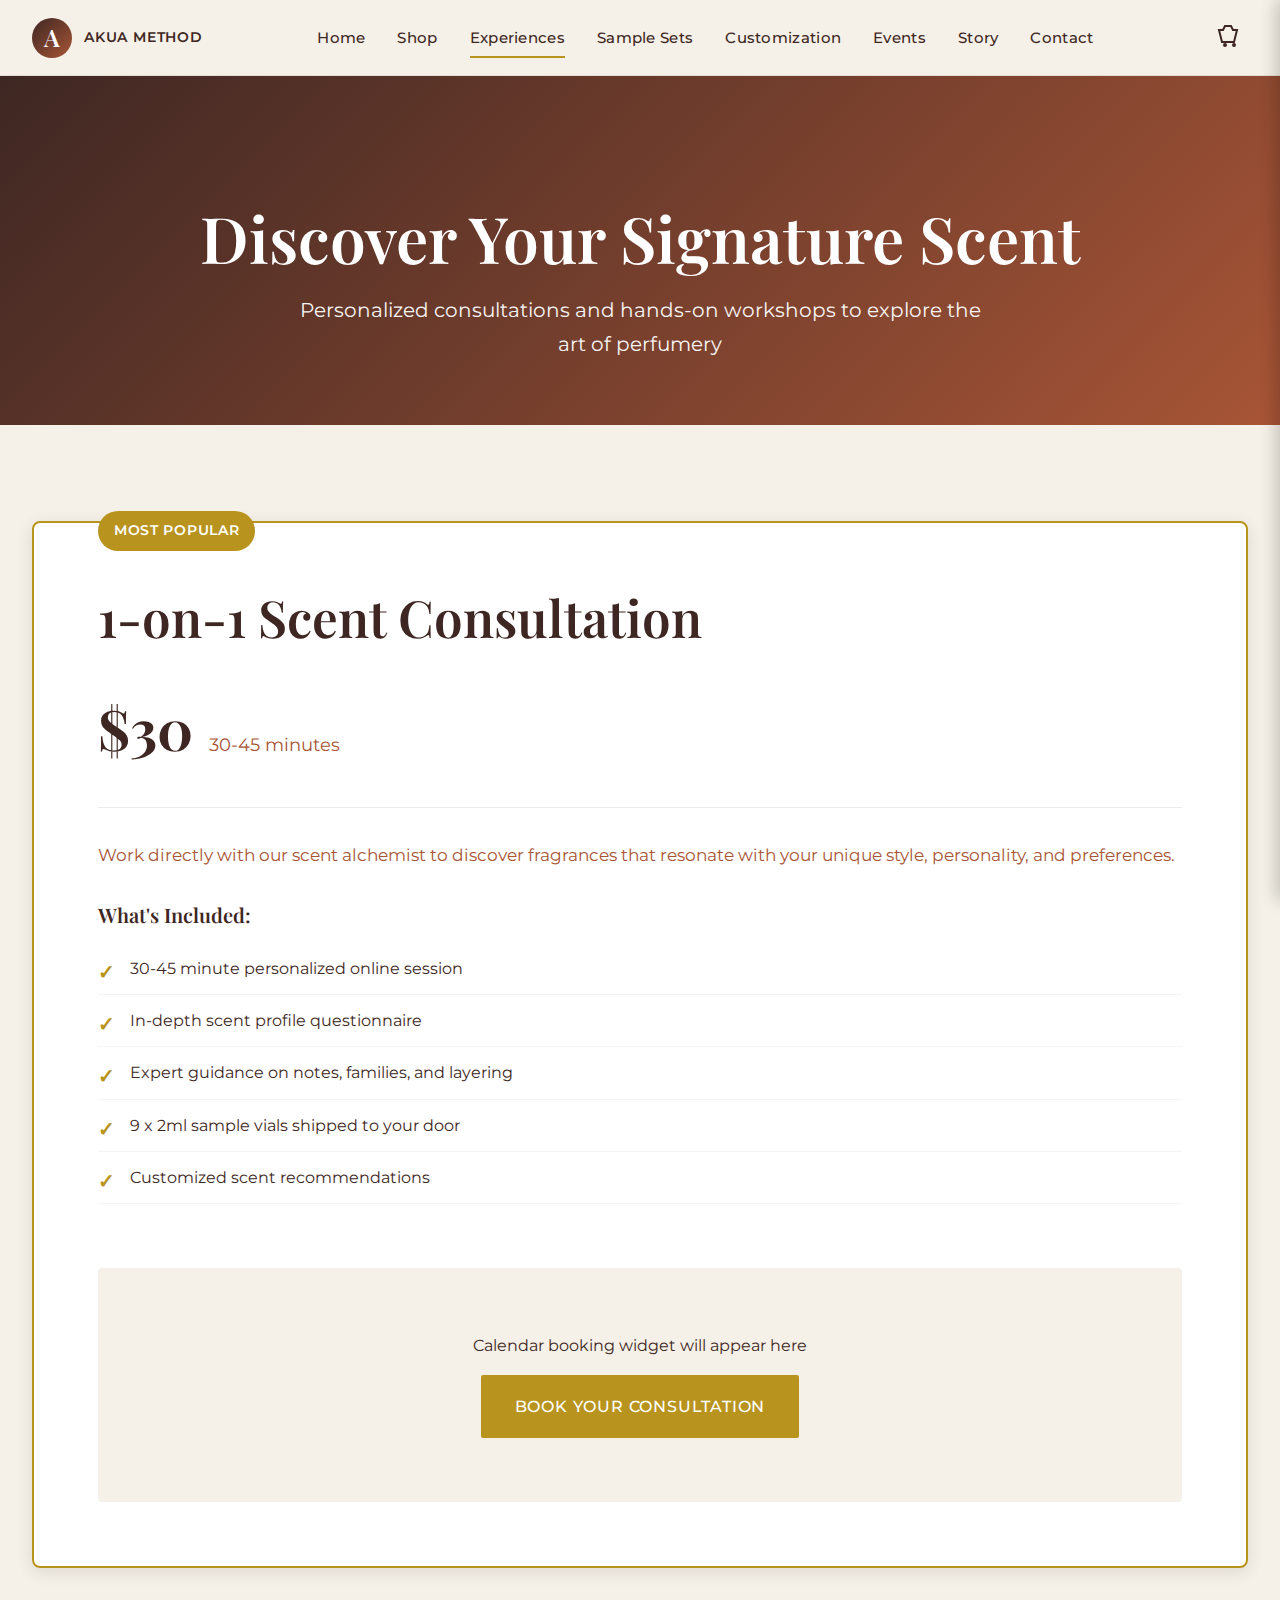
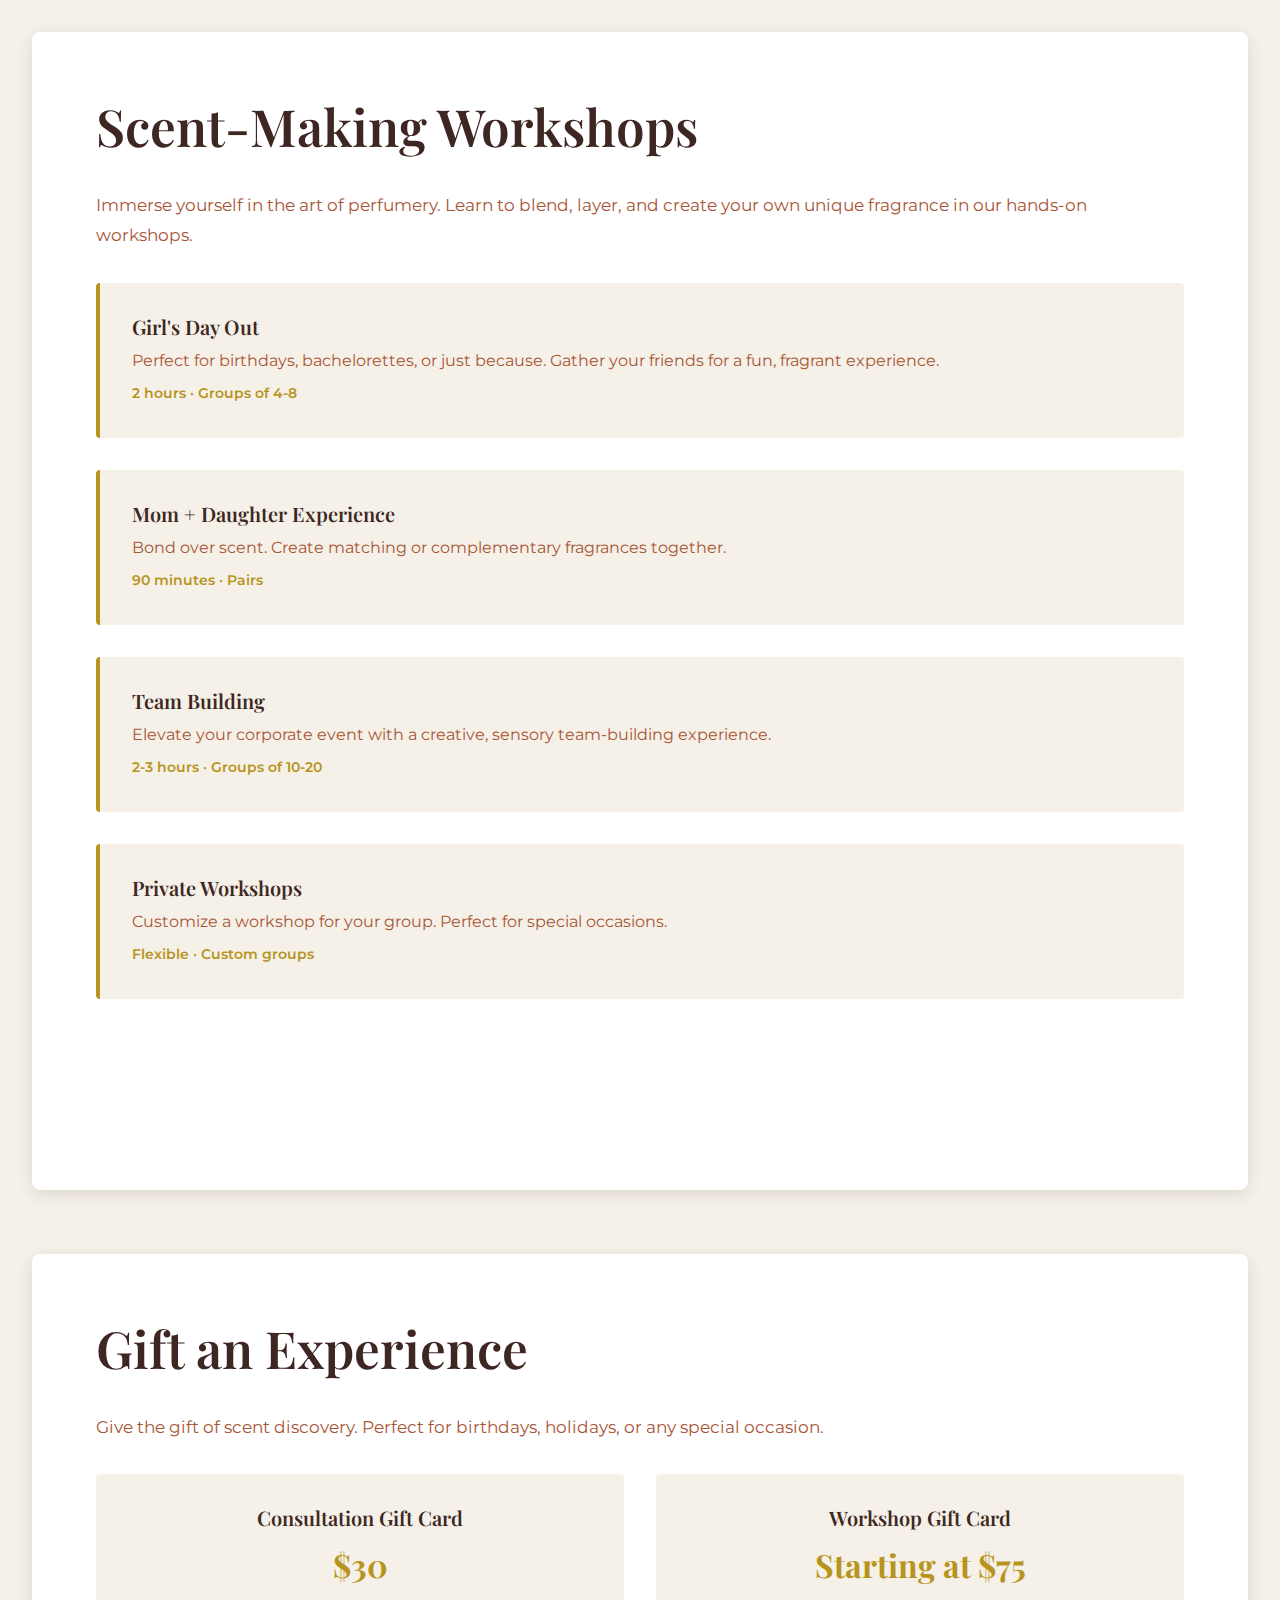
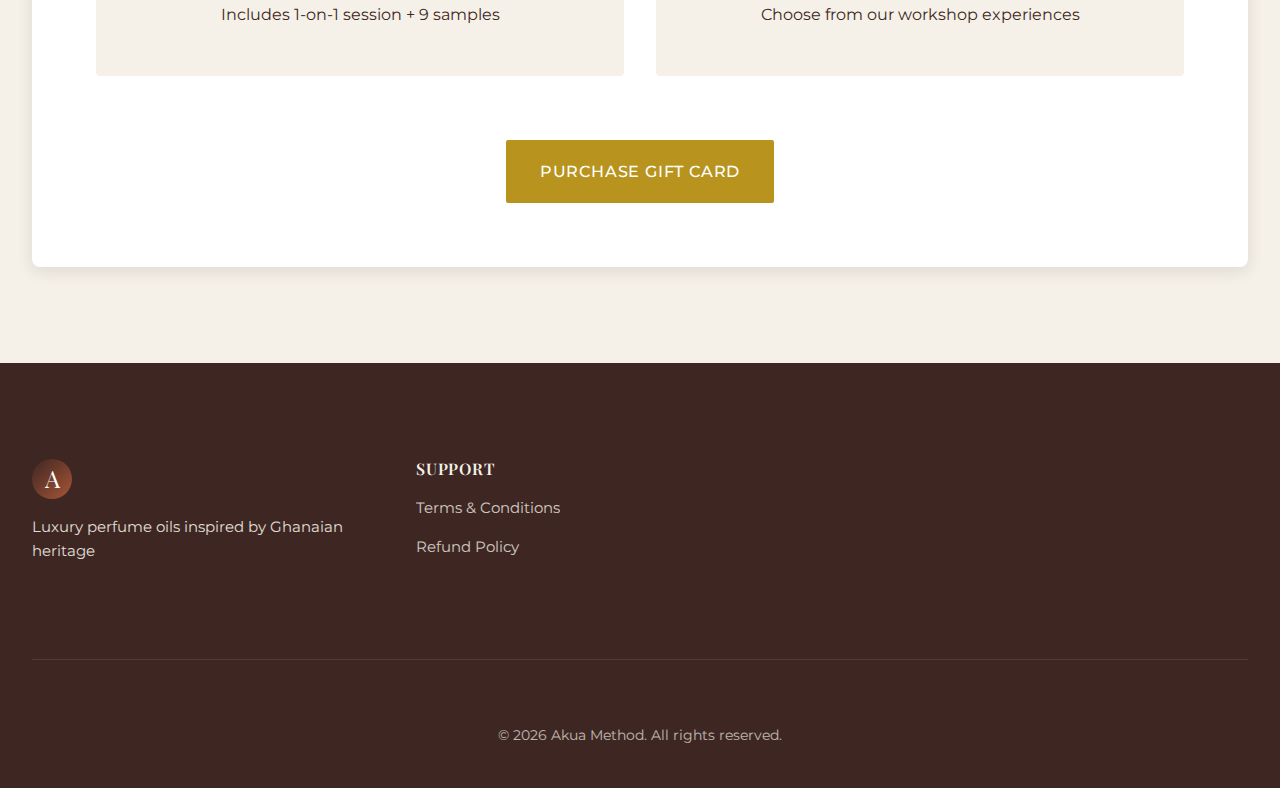
<file: experiences.html>
<!DOCTYPE html>
<html lang="en">
<head>
    <meta charset="UTF-8">
    <meta name="viewport" content="width=device-width, initial-scale=1.0">
    <title>Scent Experiences & Consultations | Akua Method</title>
    <meta name="description" content="Book a personalized scent consultation or join our scent-making workshops. Discover your signature fragrance.">
    
    <link rel="preconnect" href="https://fonts.googleapis.com">
    <link rel="preconnect" href="https://fonts.gstatic.com" crossorigin>
    <link href="https://fonts.googleapis.com/css2?family=Playfair+Display:wght@400;500;600;700&family=Montserrat:wght@300;400;500;600&display=swap" rel="stylesheet">
    
    <link rel="stylesheet" href="css/main.css">
    <link rel="stylesheet" href="css/experiences.css">
</head>
<body>
    <nav class="nav" id="main-nav">
        <div class="nav-container">
            <a href="index.html" class="nav-logo">
                <span class="logo-mark">A</span>
                <span class="logo-text">AKUA METHOD</span>
            </a>
            <button class="nav-toggle" id="nav-toggle" aria-label="Toggle navigation menu">
                <span></span><span></span><span></span>
            </button>
            <div class="nav-menu" id="nav-menu">
                <a href="index.html" class="nav-link">Home</a>
                <a href="shop.html" class="nav-link">Shop</a>
                <a href="experiences.html" class="nav-link active">Experiences</a>
                <a href="sample-sets.html" class="nav-link">Sample Sets</a>
                <a href="customization.html" class="nav-link">Customization</a>
                <a href="events.html" class="nav-link">Events</a>
                <a href="story.html" class="nav-link">Story</a>
                <a href="contact.html" class="nav-link">Contact</a>
            </div>
            <button class="nav-cart" id="cart-button" aria-label="Shopping cart">
                <svg width="24" height="24" viewBox="0 0 24 24" fill="none" stroke="currentColor" stroke-width="2">
                    <path d="M9 2L7 6H3L6 18h12l3-12h-4l-2-4z"/><circle cx="9" cy="21" r="1"/><circle cx="18" cy="21" r="1"/>
                </svg>
                <span class="cart-count" id="cart-count">0</span>
            </button>
        </div>
    </nav>

    <section class="exp-hero">
        <div class="container">
            <h1>Discover Your Signature Scent</h1>
            <p>Personalized consultations and hands-on workshops to explore the art of perfumery</p>
        </div>
    </section>

    <section class="exp-main">
        <div class="container">
            <div class="exp-grid">
                <!-- 1-on-1 Consultation -->
                <article class="exp-card featured">
                    <div class="exp-badge">Most Popular</div>
                    <h2>1-on-1 Scent Consultation</h2>
                    <div class="exp-price">
                        <span class="price-amount">$30</span>
                        <span class="price-duration">30-45 minutes</span>
                    </div>
                    <div class="exp-description">
                        <p>Work directly with our scent alchemist to discover fragrances that resonate with your unique style, personality, and preferences.</p>
                    </div>
                    <div class="exp-includes">
                        <h3>What's Included:</h3>
                        <ul>
                            <li>30-45 minute personalized online session</li>
                            <li>In-depth scent profile questionnaire</li>
                            <li>Expert guidance on notes, families, and layering</li>
                            <li>9 x 2ml sample vials shipped to your door</li>
                            <li>Customized scent recommendations</li>
                        </ul>
                    </div>
                    <div class="exp-booking">
                        <!-- Placeholder for Calendly embed -->
                        <div id="calendly-consultation" class="calendly-placeholder">
                            <p>Calendar booking widget will appear here</p>
                            <a href="https://calendly.com/akuamethod" target="_blank" class="btn btn-primary">Book Your Consultation</a>
                        </div>
                    </div>
                </article>

                <!-- Scent-Making Workshops -->
                <article class="exp-card" id="workshops">
                    <h2>Scent-Making Workshops</h2>
                    <div class="exp-description">
                        <p>Immerse yourself in the art of perfumery. Learn to blend, layer, and create your own unique fragrance in our hands-on workshops.</p>
                    </div>
                    <div class="workshop-types">
                        <div class="workshop-item">
                            <h3>Girl's Day Out</h3>
                            <p>Perfect for birthdays, bachelorettes, or just because. Gather your friends for a fun, fragrant experience.</p>
                            <span class="workshop-duration">2 hours · Groups of 4-8</span>
                        </div>
                        <div class="workshop-item">
                            <h3>Mom + Daughter Experience</h3>
                            <p>Bond over scent. Create matching or complementary fragrances together.</p>
                            <span class="workshop-duration">90 minutes · Pairs</span>
                        </div>
                        <div class="workshop-item">
                            <h3>Team Building</h3>
                            <p>Elevate your corporate event with a creative, sensory team-building experience.</p>
                            <span class="workshop-duration">2-3 hours · Groups of 10-20</span>
                        </div>
                        <div class="workshop-item">
                            <h3>Private Workshops</h3>
                            <p>Customize a workshop for your group. Perfect for special occasions.</p>
                            <span class="workshop-duration">Flexible · Custom groups</span>
                        </div>
                    </div>
                    <div class="exp-cta">
                        <a href="contact.html?subject=workshop" class="btn btn-secondary">Inquire About Workshops</a>
                    </div>
                </article>

                <!-- Gift an Experience -->
                <article class="exp-card">
                    <h2>Gift an Experience</h2>
                    <div class="exp-description">
                        <p>Give the gift of scent discovery. Perfect for birthdays, holidays, or any special occasion.</p>
                    </div>
                    <div class="gift-options">
                        <div class="gift-item">
                            <h3>Consultation Gift Card</h3>
                            <p class="gift-price">$30</p>
                            <p>Includes 1-on-1 session + 9 samples</p>
                        </div>
                        <div class="gift-item">
                            <h3>Workshop Gift Card</h3>
                            <p class="gift-price">Starting at $75</p>
                            <p>Choose from our workshop experiences</p>
                        </div>
                    </div>
                    <div class="exp-cta">
                        <a href="contact.html?subject=gift-card" class="btn btn-primary">Purchase Gift Card</a>
                    </div>
                </article>
            </div>
        </div>
    </section>

    <footer class="footer">
        <div class="container">
            <div class="footer-grid">
                <div class="footer-brand">
                    <a href="index.html" class="footer-logo">
                        <span class="logo-mark">A</span><span class="logo-text">AKUA METHOD</span>
                    </a>
                    <p class="footer-tagline">Luxury perfume oils inspired by Ghanaian heritage</p>
                </div>
                <div class="footer-links">
                    <h4 class="footer-heading">Support</h4>
                    <ul>
                        <li><a href="terms.html">Terms & Conditions</a></li>
                        <li><a href="refund-policy.html">Refund Policy</a></li>
                    </ul>
                </div>
            </div>
            <div class="footer-bottom">
                <p>&copy; 2026 Akua Method. All rights reserved.</p>
            </div>
        </div>
    </footer>

    <aside class="cart-sidebar" id="cart-sidebar" aria-hidden="true">
        <div class="cart-header">
            <h2>Your Cart</h2>
            <button class="cart-close" id="cart-close" aria-label="Close cart">
                <svg width="24" height="24" viewBox="0 0 24 24" fill="none" stroke="currentColor" stroke-width="2">
                    <path d="M18 6L6 18M6 6l12 12"/>
                </svg>
            </button>
        </div>
        <div class="cart-items" id="cart-items">
            <p class="cart-empty">Your cart is empty</p>
        </div>
        <div class="cart-footer">
            <div class="cart-total"><span>Subtotal:</span><span id="cart-total">$0.00</span></div>
            <p class="cart-note">Shipping & handling calculated at checkout</p>
            <a href="checkout.html" class="btn btn-primary btn-block">Proceed to Checkout</a>
        </div>
    </aside>

    <script src="js/main.js"></script>
</body>
</html>
</file>
<file: css/main.css>
/* ================================================
   AKUA METHOD - Main Stylesheet
   Luxury perfume oil brand with Ghanaian heritage
   ================================================ */

/* ===== CSS Variables ===== */
:root {
    /* Color Palette - Earthy luxury with gold accents */
    --color-primary: #3E2723;        /* Deep brown */
    --color-secondary: #A85536;       /* Terracotta (WCAG compliant) */
    --color-accent: #B8941E;          /* Gold (WCAG compliant) */
    --color-sage: #8B9D83;            /* Soft green */
    --color-cream: #F5F1E8;           /* Warm neutral */
    --color-white: #FFFFFF;
    --color-black: #1A1A1A;
    
    /* Typography */
    --font-display: 'Playfair Display', Georgia, serif;
    --font-body: 'Montserrat', -apple-system, BlinkMacSystemFont, sans-serif;
    
    /* Spacing */
    --spacing-xs: 0.5rem;
    --spacing-sm: 1rem;
    --spacing-md: 2rem;
    --spacing-lg: 4rem;
    --spacing-xl: 6rem;
    
    /* Transitions */
    --transition-fast: 200ms ease;
    --transition-base: 300ms ease;
    --transition-slow: 500ms ease;
    
    /* Shadows */
    --shadow-sm: 0 2px 8px rgba(62, 39, 35, 0.08);
    --shadow-md: 0 4px 16px rgba(62, 39, 35, 0.12);
    --shadow-lg: 0 8px 32px rgba(62, 39, 35, 0.16);
}

/* ===== Reset & Base ===== */
* {
    margin: 0;
    padding: 0;
    box-sizing: border-box;
}

html {
    scroll-behavior: smooth;
    font-size: 16px;
}

body {
    font-family: var(--font-body);
    font-weight: 400;
    line-height: 1.7;
    color: var(--color-primary);
    background-color: var(--color-cream);
    overflow-x: hidden;
}

img {
    max-width: 100%;
    height: auto;
    display: block;
}

a {
    color: inherit;
    text-decoration: none;
    transition: color var(--transition-base);
}

button {
    border: none;
    background: none;
    font-family: inherit;
    cursor: pointer;
}

/* ===== Typography ===== */
h1, h2, h3, h4, h5, h6 {
    font-family: var(--font-display);
    font-weight: 600;
    line-height: 1.2;
    margin-bottom: var(--spacing-sm);
}

h1 { font-size: clamp(2.5rem, 6vw, 5rem); }
h2 { font-size: clamp(2rem, 4vw, 3.5rem); }
h3 { font-size: clamp(1.5rem, 3vw, 2.25rem); }
h4 { font-size: 1.5rem; }
h5 { font-size: 1.25rem; }
h6 { font-size: 1.125rem; }

p {
    margin-bottom: var(--spacing-sm);
}

/* ===== Container ===== */
.container {
    max-width: 1280px;
    margin: 0 auto;
    padding: 0 var(--spacing-md);
}

/* ===== Navigation ===== */
.nav {
    position: fixed;
    top: 0;
    left: 0;
    right: 0;
    z-index: 1000;
    background: var(--color-cream);
    backdrop-filter: blur(10px);
    border-bottom: 1px solid rgba(62, 39, 35, 0.1);
    transition: transform var(--transition-base), box-shadow var(--transition-base);
}

.nav.scrolled {
    box-shadow: var(--shadow-md);
}

.nav.hidden {
    transform: translateY(-100%);
}

.nav-container {
    max-width: 1440px;
    margin: 0 auto;
    padding: var(--spacing-sm) var(--spacing-md);
    display: flex;
    align-items: center;
    justify-content: space-between;
    gap: var(--spacing-md);
}

.nav-logo {
    display: flex;
    align-items: center;
    gap: 0.75rem;
    font-weight: 600;
    letter-spacing: 0.05em;
    transition: opacity var(--transition-base);
}

.nav-logo:hover {
    opacity: 0.7;
}

.logo-mark {
    width: 40px;
    height: 40px;
    display: flex;
    align-items: center;
    justify-content: center;
    background: linear-gradient(135deg, var(--color-primary), var(--color-secondary));
    color: var(--color-white);
    font-family: var(--font-display);
    font-size: 1.5rem;
    border-radius: 50%;
}

.logo-text {
    font-size: 0.875rem;
    color: var(--color-primary);
}

.nav-toggle {
    display: none;
    flex-direction: column;
    gap: 5px;
    padding: 8px;
    z-index: 1001;
}

.nav-toggle span {
    width: 24px;
    height: 2px;
    background: var(--color-primary);
    transition: transform var(--transition-base), opacity var(--transition-base);
}

.nav-toggle.active span:nth-child(1) {
    transform: translateY(7px) rotate(45deg);
}

.nav-toggle.active span:nth-child(2) {
    opacity: 0;
}

.nav-toggle.active span:nth-child(3) {
    transform: translateY(-7px) rotate(-45deg);
}

.nav-menu {
    display: flex;
    align-items: center;
    gap: var(--spacing-md);
}

.nav-link {
    font-size: 0.9375rem;
    font-weight: 500;
    letter-spacing: 0.02em;
    position: relative;
    padding: 0.5rem 0;
}

.nav-link::after {
    content: '';
    position: absolute;
    bottom: 0;
    left: 0;
    width: 0;
    height: 2px;
    background: var(--color-accent);
    transition: width var(--transition-base);
}

.nav-link:hover::after,
.nav-link.active::after {
    width: 100%;
}

.nav-cart {
    position: relative;
    padding: 0.5rem;
    color: var(--color-primary);
    transition: color var(--transition-base);
}

.nav-cart:hover {
    color: var(--color-accent);
}

.cart-count {
    position: absolute;
    top: 0;
    right: 0;
    min-width: 20px;
    height: 20px;
    display: flex;
    align-items: center;
    justify-content: center;
    background: var(--color-accent);
    color: var(--color-white);
    font-size: 0.75rem;
    font-weight: 600;
    border-radius: 10px;
    padding: 0 6px;
}

/* Mobile Navigation */
@media (max-width: 768px) {
    .nav-toggle {
        display: flex;
    }
    
    .nav-menu {
        position: fixed;
        top: 0;
        right: -100%;
        width: 280px;
        height: 100vh;
        background: var(--color-cream);
        flex-direction: column;
        align-items: flex-start;
        padding: 6rem var(--spacing-md) var(--spacing-md);
        box-shadow: -4px 0 16px rgba(0, 0, 0, 0.1);
        transition: right var(--transition-base);
        overflow-y: auto;
    }
    
    .nav-menu.active {
        right: 0;
    }
    
    .nav-link {
        width: 100%;
        padding: var(--spacing-sm) 0;
        font-size: 1.125rem;
    }
}

/* ===== Hero Section ===== */
.hero {
    position: relative;
    min-height: 100vh;
    display: flex;
    align-items: center;
    justify-content: center;
    overflow: hidden;
}

.hero-bg {
    position: absolute;
    inset: 0;
    background: linear-gradient(135deg, var(--color-primary) 0%, var(--color-secondary) 100%);
}

.hero-bg::before {
    content: '';
    position: absolute;
    inset: 0;
    background-image: url('../assets/images/hero-bottle.jpg');
    background-size: cover;
    background-position: center;
    opacity: 0.3;
    animation: ken-burns 30s ease-in-out infinite alternate;
}

@keyframes ken-burns {
    0% { transform: scale(1) translateX(0); }
    100% { transform: scale(1.1) translateX(-5%); }
}

.hero-overlay {
    position: absolute;
    inset: 0;
    background: linear-gradient(
        to bottom,
        rgba(62, 39, 35, 0.3) 0%,
        rgba(62, 39, 35, 0.6) 100%
    );
}

.hero-content {
    position: relative;
    z-index: 10;
    text-align: center;
    max-width: 900px;
    padding: var(--spacing-lg) var(--spacing-md);
    color: var(--color-white);
}

.hero-pattern {
    position: absolute;
    top: -80px;
    left: 50%;
    transform: translateX(-50%);
    width: 120px;
    height: 120px;
    background-image: url('../assets/images/adinkra-pattern.svg');
    background-size: contain;
    background-repeat: no-repeat;
    opacity: 0.4;
    animation: float 6s ease-in-out infinite;
}

@keyframes float {
    0%, 100% { transform: translateX(-50%) translateY(0); }
    50% { transform: translateX(-50%) translateY(-10px); }
}

.hero-title {
    display: flex;
    flex-direction: column;
    gap: var(--spacing-sm);
    animation: fade-up 1s ease-out;
}

@keyframes fade-up {
    from {
        opacity: 0;
        transform: translateY(30px);
    }
    to {
        opacity: 1;
        transform: translateY(0);
    }
}

.hero-subtitle {
    font-size: clamp(1.25rem, 3vw, 1.75rem);
    font-weight: 400;
    letter-spacing: 0.15em;
    text-transform: uppercase;
    color: var(--color-accent);
    animation: fade-up 1s ease-out 0.2s both;
}

.hero-main {
    font-size: clamp(2.5rem, 6vw, 5rem);
    font-weight: 700;
    line-height: 1.1;
    animation: fade-up 1s ease-out 0.4s both;
}

.hero-description {
    font-size: clamp(1rem, 2vw, 1.25rem);
    line-height: 1.8;
    margin: var(--spacing-md) auto;
    max-width: 600px;
    opacity: 0.95;
    animation: fade-up 1s ease-out 0.6s both;
}

.hero-cta {
    display: flex;
    gap: var(--spacing-sm);
    justify-content: center;
    flex-wrap: wrap;
    margin-top: var(--spacing-lg);
    animation: fade-up 1s ease-out 0.8s both;
}

.hero-scroll {
    position: absolute;
    bottom: var(--spacing-md);
    left: 50%;
    transform: translateX(-50%);
    display: flex;
    flex-direction: column;
    align-items: center;
    gap: 0.5rem;
    color: var(--color-white);
    font-size: 0.875rem;
    letter-spacing: 0.1em;
    text-transform: uppercase;
    opacity: 0.7;
    animation: bounce 2s ease-in-out infinite;
}

@keyframes bounce {
    0%, 100% { transform: translateX(-50%) translateY(0); }
    50% { transform: translateX(-50%) translateY(-10px); }
}

/* ===== Buttons ===== */
.btn {
    display: inline-flex;
    align-items: center;
    justify-content: center;
    gap: 0.5rem;
    padding: 1rem 2rem;
    font-family: var(--font-body);
    font-size: 1rem;
    font-weight: 500;
    letter-spacing: 0.05em;
    text-transform: uppercase;
    border-radius: 2px;
    cursor: pointer;
    transition: all var(--transition-base);
    min-height: 44px;
}

.btn-primary {
    background: var(--color-accent);
    color: var(--color-white);
    border: 2px solid var(--color-accent);
}

.btn-primary:hover {
    background: transparent;
    color: var(--color-accent);
    transform: translateY(-2px);
    box-shadow: var(--shadow-md);
}

.btn-secondary {
    background: transparent;
    color: var(--color-white);
    border: 2px solid var(--color-white);
}

.btn-secondary:hover {
    background: var(--color-white);
    color: var(--color-primary);
    transform: translateY(-2px);
}

.btn-block {
    width: 100%;
}

/* ===== Sections ===== */
section {
    padding: var(--spacing-xl) 0;
}

.section-header {
    text-align: center;
    max-width: 800px;
    margin: 0 auto var(--spacing-lg);
}

.section-title {
    color: var(--color-primary);
    margin-bottom: var(--spacing-sm);
}

.section-subtitle {
    font-size: 1.125rem;
    color: var(--color-secondary);
    font-weight: 300;
}

/* ===== Collections Grid ===== */
.collections {
    background: var(--color-white);
}

.collections-grid {
    display: grid;
    grid-template-columns: repeat(auto-fit, minmax(320px, 1fr));
    gap: var(--spacing-md);
}

.collection-card {
    background: var(--color-cream);
    border-radius: 4px;
    overflow: hidden;
    transition: transform var(--transition-base), box-shadow var(--transition-base);
}

.collection-card:hover {
    transform: translateY(-8px);
    box-shadow: var(--shadow-lg);
}

.collection-image {
    position: relative;
    aspect-ratio: 4 / 3;
    overflow: hidden;
}

.collection-image img {
    width: 100%;
    height: 100%;
    object-fit: cover;
    transition: transform var(--transition-slow);
}

.collection-card:hover .collection-image img {
    transform: scale(1.05);
}

.collection-overlay {
    position: absolute;
    bottom: 0;
    right: 0;
    padding: var(--spacing-sm);
}

.collection-count {
    display: inline-block;
    padding: 0.5rem 1rem;
    background: rgba(184, 148, 30, 0.9);
    color: var(--color-white);
    font-size: 0.875rem;
    font-weight: 600;
    letter-spacing: 0.05em;
    border-radius: 2px;
}

.collection-content {
    padding: var(--spacing-md);
}

.collection-name {
    font-size: 1.75rem;
    color: var(--color-primary);
    margin-bottom: 0.5rem;
}

.collection-description {
    color: var(--color-secondary);
    margin-bottom: var(--spacing-sm);
    font-size: 0.9375rem;
}

.collection-link {
    display: inline-flex;
    align-items: center;
    gap: 0.5rem;
    color: var(--color-accent);
    font-weight: 500;
    font-size: 0.9375rem;
    letter-spacing: 0.05em;
    text-transform: uppercase;
    transition: gap var(--transition-base);
}

.collection-link:hover {
    gap: 0.75rem;
}

/* ===== Values Section ===== */
.values {
    background: linear-gradient(135deg, var(--color-primary) 0%, rgba(62, 39, 35, 0.95) 100%);
    color: var(--color-white);
}

.values-grid {
    display: grid;
    grid-template-columns: repeat(auto-fit, minmax(260px, 1fr));
    gap: var(--spacing-lg);
}

.value-item {
    text-align: center;
}

.value-icon {
    width: 80px;
    height: 80px;
    margin: 0 auto var(--spacing-sm);
    display: flex;
    align-items: center;
    justify-content: center;
    background: rgba(184, 148, 30, 0.2);
    border-radius: 50%;
    color: var(--color-accent);
    transition: transform var(--transition-base);
}

.value-item:hover .value-icon {
    transform: scale(1.1);
}

.value-title {
    font-size: 1.25rem;
    margin-bottom: var(--spacing-xs);
}

.value-description {
    font-size: 0.9375rem;
    line-height: 1.6;
    opacity: 0.9;
}

/* ===== Experiences Preview ===== */
.experiences-preview {
    background: var(--color-cream);
}

.experiences-split {
    display: grid;
    grid-template-columns: 1fr 1fr;
    gap: var(--spacing-lg);
    align-items: center;
}

.experiences-label {
    display: inline-block;
    padding: 0.5rem 1rem;
    background: var(--color-accent);
    color: var(--color-white);
    font-size: 0.875rem;
    font-weight: 600;
    letter-spacing: 0.1em;
    text-transform: uppercase;
    margin-bottom: var(--spacing-sm);
    border-radius: 2px;
}

.experiences-title {
    color: var(--color-primary);
    margin-bottom: var(--spacing-md);
}

.experiences-text {
    font-size: 1.0625rem;
    line-height: 1.8;
    color: var(--color-secondary);
    margin-bottom: var(--spacing-md);
}

.experiences-features {
    list-style: none;
    margin-bottom: var(--spacing-md);
}

.experiences-features li {
    padding: 0.75rem 0;
    border-bottom: 1px solid rgba(62, 39, 35, 0.1);
    display: flex;
    align-items: center;
    gap: 0.75rem;
}

.experiences-features li::before {
    content: '✓';
    color: var(--color-accent);
    font-weight: 700;
    font-size: 1.25rem;
}

.experiences-pricing {
    display: flex;
    align-items: baseline;
    gap: 0.75rem;
    margin-bottom: var(--spacing-md);
}

.experiences-price {
    font-family: var(--font-display);
    font-size: 3rem;
    font-weight: 700;
    color: var(--color-primary);
}

.experiences-duration {
    font-size: 1rem;
    color: var(--color-secondary);
}

.experiences-visual {
    border-radius: 4px;
    overflow: hidden;
    box-shadow: var(--shadow-lg);
}

.experiences-visual img {
    width: 100%;
    height: 100%;
    object-fit: cover;
}

@media (max-width: 968px) {
    .experiences-split {
        grid-template-columns: 1fr;
    }
}

/* ===== Social Grid ===== */
.social {
    background: var(--color-white);
    text-align: center;
}

.social-title {
    color: var(--color-primary);
    margin-bottom: var(--spacing-xs);
}

.social-subtitle {
    font-size: 1.125rem;
    color: var(--color-secondary);
    margin-bottom: var(--spacing-lg);
}

.social-subtitle a {
    color: var(--color-accent);
    font-weight: 600;
    border-bottom: 2px solid transparent;
    transition: border-color var(--transition-base);
}

.social-subtitle a:hover {
    border-color: var(--color-accent);
}

.social-grid {
    display: grid;
    grid-template-columns: repeat(auto-fit, minmax(280px, 1fr));
    gap: var(--spacing-sm);
}

.social-item {
    aspect-ratio: 1;
    overflow: hidden;
    border-radius: 4px;
    cursor: pointer;
    transition: transform var(--transition-base);
}

.social-item:hover {
    transform: scale(1.05);
}

.social-item img {
    width: 100%;
    height: 100%;
    object-fit: cover;
}

/* ===== Footer ===== */
.footer {
    background: var(--color-primary);
    color: var(--color-cream);
    padding: var(--spacing-xl) 0 var(--spacing-md);
}

.footer-grid {
    display: grid;
    grid-template-columns: 2fr repeat(4, 1fr);
    gap: var(--spacing-lg);
    margin-bottom: var(--spacing-lg);
    padding-bottom: var(--spacing-lg);
    border-bottom: 1px solid rgba(245, 241, 232, 0.1);
}

.footer-logo {
    display: flex;
    align-items: center;
    gap: 0.75rem;
    margin-bottom: var(--spacing-sm);
}

.footer-tagline {
    font-size: 0.9375rem;
    line-height: 1.6;
    margin-bottom: var(--spacing-md);
    opacity: 0.9;
}

.footer-social {
    display: flex;
    gap: var(--spacing-sm);
}

.footer-social a {
    width: 40px;
    height: 40px;
    display: flex;
    align-items: center;
    justify-content: center;
    background: rgba(245, 241, 232, 0.1);
    border-radius: 50%;
    transition: background var(--transition-base);
}

.footer-social a:hover {
    background: var(--color-accent);
}

.footer-heading {
    font-size: 1rem;
    font-weight: 600;
    margin-bottom: var(--spacing-sm);
    letter-spacing: 0.05em;
    text-transform: uppercase;
}

.footer-links ul {
    list-style: none;
}

.footer-links li {
    margin-bottom: 0.75rem;
}

.footer-links a {
    font-size: 0.9375rem;
    opacity: 0.8;
    transition: opacity var(--transition-base), padding-left var(--transition-base);
    display: inline-block;
}

.footer-links a:hover {
    opacity: 1;
    padding-left: 4px;
}

.footer-bottom {
    text-align: center;
    font-size: 0.875rem;
    opacity: 0.7;
}

.footer-bottom p {
    margin-bottom: 0.5rem;
}

@media (max-width: 968px) {
    .footer-grid {
        grid-template-columns: 1fr 1fr;
    }
    
    .footer-brand {
        grid-column: 1 / -1;
    }
}

@media (max-width: 640px) {
    .footer-grid {
        grid-template-columns: 1fr;
    }
}

/* ===== Cart Sidebar ===== */
.cart-sidebar {
    position: fixed;
    top: 0;
    right: -400px;
    width: 400px;
    max-width: 100vw;
    height: 100vh;
    background: var(--color-white);
    box-shadow: -4px 0 16px rgba(0, 0, 0, 0.2);
    z-index: 2000;
    display: flex;
    flex-direction: column;
    transition: right var(--transition-base);
}

.cart-sidebar.active {
    right: 0;
}

.cart-header {
    display: flex;
    align-items: center;
    justify-content: space-between;
    padding: var(--spacing-md);
    border-bottom: 1px solid rgba(62, 39, 35, 0.1);
}

.cart-header h2 {
    font-size: 1.5rem;
    margin: 0;
}

.cart-close {
    width: 40px;
    height: 40px;
    display: flex;
    align-items: center;
    justify-content: center;
    color: var(--color-primary);
    transition: color var(--transition-base);
}

.cart-close:hover {
    color: var(--color-accent);
}

.cart-items {
    flex: 1;
    overflow-y: auto;
    padding: var(--spacing-md);
}

.cart-empty {
    text-align: center;
    color: var(--color-secondary);
    padding: var(--spacing-lg) 0;
}

.cart-footer {
    padding: var(--spacing-md);
    border-top: 1px solid rgba(62, 39, 35, 0.1);
}

.cart-total {
    display: flex;
    justify-content: space-between;
    align-items: center;
    font-size: 1.25rem;
    font-weight: 600;
    margin-bottom: var(--spacing-sm);
}

.cart-note {
    font-size: 0.875rem;
    color: var(--color-secondary);
    margin-bottom: var(--spacing-md);
}

/* ===== Utility Classes ===== */
.visually-hidden {
    position: absolute;
    width: 1px;
    height: 1px;
    padding: 0;
    margin: -1px;
    overflow: hidden;
    clip: rect(0, 0, 0, 0);
    white-space: nowrap;
    border-width: 0;
}

/* ===== Accessibility ===== */
:focus-visible {
    outline: 3px solid var(--color-accent);
    outline-offset: 2px;
}

/* Reduced motion */
@media (prefers-reduced-motion: reduce) {
    *,
    *::before,
    *::after {
        animation-duration: 0.01ms !important;
        animation-iteration-count: 1 !important;
        transition-duration: 0.01ms !important;
    }
}
</file>
<file: css/experiences.css>
/* Experiences Page Styles */

.exp-hero {
    background: linear-gradient(135deg, var(--color-primary) 0%, var(--color-secondary) 100%);
    color: var(--color-white);
    padding: 8rem var(--spacing-md) 4rem;
    margin-top: 72px;
    text-align: center;
}

.exp-hero h1 {
    font-size: clamp(2.5rem, 5vw, 4rem);
    margin-bottom: var(--spacing-sm);
}

.exp-hero p {
    font-size: 1.25rem;
    opacity: 0.95;
    max-width: 700px;
    margin: 0 auto;
}

.exp-main {
    padding: var(--spacing-xl) 0;
    background: var(--color-cream);
}

.exp-grid {
    display: grid;
    gap: var(--spacing-lg);
}

.exp-card {
    background: var(--color-white);
    padding: var(--spacing-lg);
    border-radius: 8px;
    box-shadow: var(--shadow-md);
    position: relative;
}

.exp-card.featured {
    border: 2px solid var(--color-accent);
}

.exp-badge {
    position: absolute;
    top: -12px;
    left: var(--spacing-lg);
    padding: 0.5rem 1rem;
    background: var(--color-accent);
    color: var(--color-white);
    font-size: 0.875rem;
    font-weight: 600;
    letter-spacing: 0.05em;
    text-transform: uppercase;
    border-radius: 20px;
}

.exp-card h2 {
    color: var(--color-primary);
    margin-bottom: var(--spacing-md);
}

.exp-price {
    display: flex;
    align-items: baseline;
    gap: 1rem;
    margin-bottom: var(--spacing-md);
    padding-bottom: var(--spacing-md);
    border-bottom: 1px solid rgba(62, 39, 35, 0.1);
}

.price-amount {
    font-family: var(--font-display);
    font-size: 3.5rem;
    font-weight: 700;
    color: var(--color-primary);
}

.price-duration {
    font-size: 1.125rem;
    color: var(--color-secondary);
}

.exp-description p {
    font-size: 1.0625rem;
    line-height: 1.8;
    color: var(--color-secondary);
    margin-bottom: var(--spacing-md);
}

.exp-includes {
    margin: var(--spacing-md) 0;
}

.exp-includes h3 {
    font-size: 1.25rem;
    color: var(--color-primary);
    margin-bottom: var(--spacing-sm);
}

.exp-includes ul {
    list-style: none;
    padding: 0;
}

.exp-includes li {
    padding: 0.75rem 0;
    padding-left: 2rem;
    position: relative;
    border-bottom: 1px solid rgba(62, 39, 35, 0.05);
}

.exp-includes li::before {
    content: '✓';
    position: absolute;
    left: 0;
    color: var(--color-accent);
    font-weight: 700;
    font-size: 1.25rem;
}

.exp-booking {
    margin-top: var(--spacing-lg);
}

.calendly-placeholder {
    text-align: center;
    padding: var(--spacing-lg);
    background: var(--color-cream);
    border-radius: 4px;
}

.workshop-types {
    display: grid;
    gap: var(--spacing-md);
    margin: var(--spacing-md) 0;
}

.workshop-item {
    padding: var(--spacing-md);
    background: var(--color-cream);
    border-radius: 4px;
    border-left: 4px solid var(--color-accent);
}

.workshop-item h3 {
    font-size: 1.25rem;
    color: var(--color-primary);
    margin-bottom: 0.5rem;
}

.workshop-item p {
    font-size: 1rem;
    color: var(--color-secondary);
    margin-bottom: 0.5rem;
}

.workshop-duration {
    display: block;
    font-size: 0.875rem;
    color: var(--color-accent);
    font-weight: 600;
    margin-top: 0.5rem;
}

.gift-options {
    display: grid;
    grid-template-columns: repeat(auto-fit, minmax(250px, 1fr));
    gap: var(--spacing-md);
    margin: var(--spacing-md) 0;
}

.gift-item {
    padding: var(--spacing-md);
    background: var(--color-cream);
    border-radius: 4px;
    text-align: center;
}

.gift-item h3 {
    font-size: 1.25rem;
    color: var(--color-primary);
    margin-bottom: 0.5rem;
}

.gift-price {
    font-family: var(--font-display);
    font-size: 2rem;
    font-weight: 700;
    color: var(--color-accent);
    margin: 0.5rem 0;
}

.exp-cta {
    margin-top: var(--spacing-lg);
    text-align: center;
}

@media (max-width: 768px) {
    .exp-hero {
        padding: 6rem var(--spacing-sm) 3rem;
    }
    
    .exp-card {
        padding: var(--spacing-md);
    }
    
    .price-amount {
        font-size: 2.5rem;
    }
}
</file>
